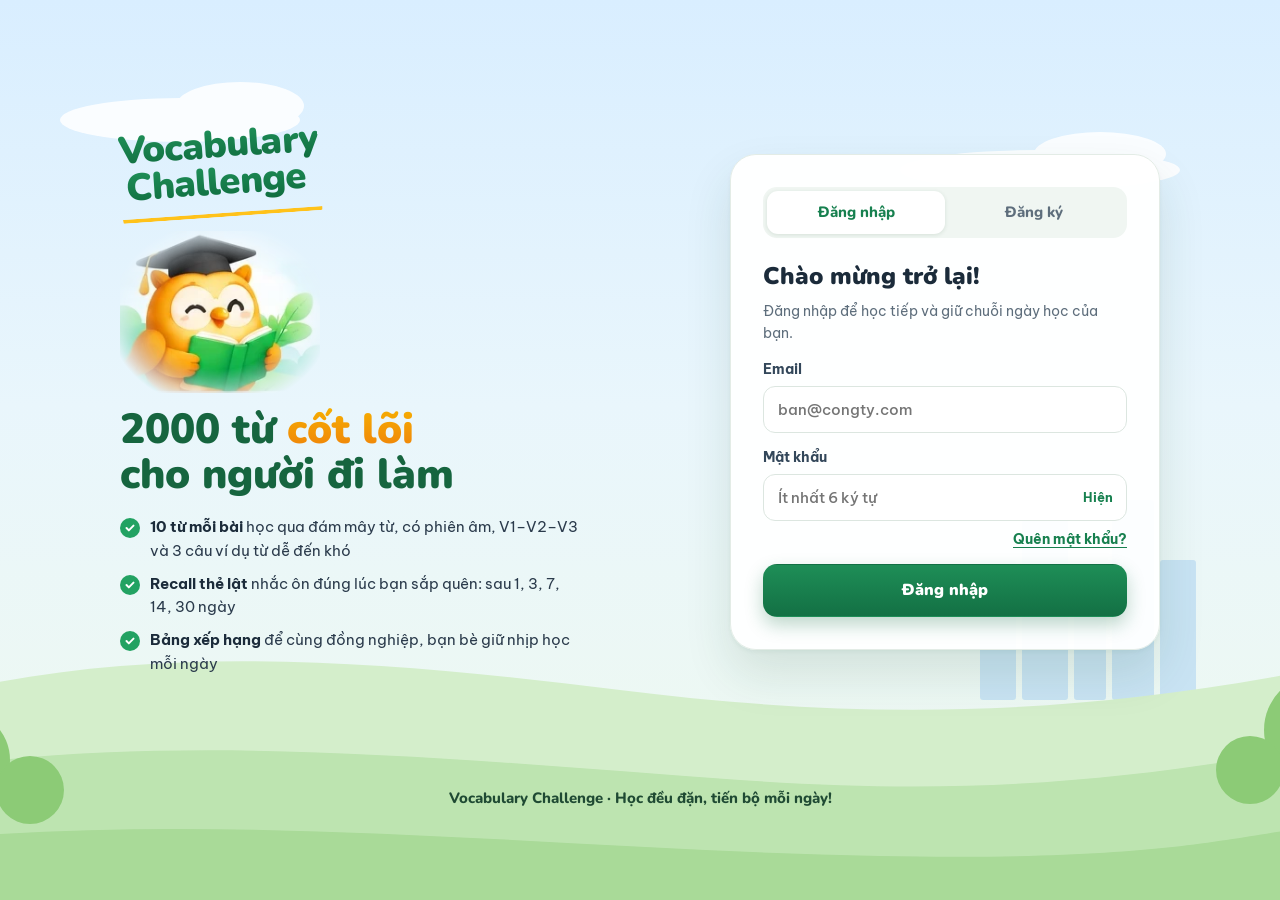
<file: index.html>
<!doctype html>
<html lang="vi">
<head>
<meta charset="utf-8">
<meta name="viewport" content="width=device-width,initial-scale=1,viewport-fit=cover">
<title>Vocabulary Challenge</title>
<meta name="description" content="Học 2000 từ tiếng Anh cốt lõi cho người đi làm: đám mây từ, ví dụ theo cấp độ, thẻ lật Recall và bảng xếp hạng.">
<link rel="icon" href="img/favicon.svg" type="image/svg+xml">
<link rel="preconnect" href="https://fonts.googleapis.com">
<link rel="preconnect" href="https://fonts.gstatic.com" crossorigin>
<link rel="stylesheet" href="https://fonts.googleapis.com/css2?family=Nunito:wght@600;700;800;900&family=Be+Vietnam+Pro:wght@400;500;600;700&display=swap">
<link rel="stylesheet" href="css/app.css">
</head>
<body>
<div class="scene" aria-hidden="true">
  <svg viewBox="0 0 1440 360" preserveAspectRatio="xMidYMax slice">
    <g fill="#fff" opacity=".85">
      <ellipse cx="330" cy="70" rx="110" ry="20"/><ellipse cx="380" cy="58" rx="60" ry="22"/>
      <ellipse cx="980" cy="120" rx="130" ry="18"/><ellipse cx="1040" cy="106" rx="62" ry="20"/>
      <ellipse cx="1300" cy="50" rx="90" ry="16"/>
    </g>
    <g fill="#B9DBF2" opacity=".75">
      <rect x="1080" y="200" width="34" height="110" rx="3"/><rect x="1120" y="170" width="44" height="140" rx="3"/>
      <rect x="1170" y="215" width="30" height="95" rx="3"/><rect x="1206" y="150" width="40" height="160" rx="3"/>
      <rect x="1252" y="190" width="36" height="120" rx="3"/><rect x="1294" y="225" width="28" height="85" rx="3"/>
    </g>
    <path fill="#D4EECB" d="M0 292C180 250 380 262 560 288S960 318 1140 282 1360 250 1440 262V360H0Z"/>
    <path fill="#BDE4B0" d="M0 326C220 296 470 316 720 330S1180 330 1440 300V360H0Z"/>
    <g fill="#9ED38E">
      <circle cx="40" cy="300" r="34"/><circle cx="92" cy="312" r="26"/><circle cx="1400" cy="286" r="40"/><circle cx="1350" cy="306" r="26"/>
    </g>
  </svg>
</div>

<div class="wrap">
  <header class="topbar">
    <div class="logo" aria-label="Vocabulary Challenge">
      <svg class="rays-l" viewBox="0 0 34 44" aria-hidden="true"><g stroke="#FFC21A" stroke-width="4" stroke-linecap="round"><path d="M6 6l9 8"/><path d="M3 22h11"/><path d="M8 37l8-6"/></g></svg>
      <span>Vocabulary</span><span>Challenge</span>
      <svg class="rays-r" viewBox="0 0 34 44" aria-hidden="true"><g stroke="#FFC21A" stroke-width="4" stroke-linecap="round"><path d="M28 6l-9 8"/><path d="M31 22H20"/><path d="M26 37l-8-6"/></g></svg>
      <svg class="swoosh" viewBox="0 0 200 12" preserveAspectRatio="none" aria-hidden="true"><path d="M2 9C60 2 140 2 198 6" stroke="#FFC21A" stroke-width="4" fill="none" stroke-linecap="round"/></svg>
    </div>
    <nav class="tabs" role="tablist">
      <button class="tab" role="tab" data-tab="lesson" aria-selected="true"><svg class="ic" viewBox="0 0 24 24" aria-hidden="true"><path d="M2 4h6a4 4 0 0 1 4 4v13a3 3 0 0 0-3-3H2z"/><path d="M22 4h-6a4 4 0 0 0-4 4v13a3 3 0 0 1 3-3h7z"/></svg>Bài học</button>
      <button class="tab" role="tab" data-tab="recall" aria-selected="false"><svg class="ic" viewBox="0 0 24 24" aria-hidden="true"><path d="M21 12a9 9 0 0 1-15.5 6.2L3 16"/><path d="M3 21v-5h5"/><path d="M3 12a9 9 0 0 1 15.5-6.2L21 8"/><path d="M21 3v5h-5"/></svg>Recall <span class="badge" id="tab-due" hidden>0</span></button>
      <button class="tab" role="tab" data-tab="plan" aria-selected="false"><svg class="ic" viewBox="0 0 24 24" aria-hidden="true"><path d="M5 20V11M12 20V5M19 20v-7"/></svg>Lộ trình</button>
      <button class="tab" role="tab" data-tab="rank" aria-selected="false"><svg class="ic" viewBox="0 0 24 24" aria-hidden="true"><circle cx="12" cy="9" r="6"/><path d="m8.5 14-1.5 8 5-3 5 3-1.5-8"/></svg>Xếp hạng</button>
    </nav>
    <div class="top-right">
    <div class="stats">
      <div class="stat"><div class="sv"><svg class="ic i-gold" viewBox="0 0 24 24" aria-hidden="true"><path d="M8 21h8M12 17v4M7 4h10v5a5 5 0 0 1-10 0z"/><path d="M17 5h3v2a3 3 0 0 1-3 3M7 5H4v2a3 3 0 0 0 3 3"/></svg><b id="st-learned">0</b></div><span>Từ đã học</span></div>
      <div class="stat"><div class="sv"><svg class="ic i-green" viewBox="0 0 24 24" aria-hidden="true"><rect x="3" y="5" width="18" height="16" rx="3"/><path d="M8 3v4M16 3v4M3 10h18M8 14h.01M12 14h.01M16 14h.01M8 18h.01M12 18h.01"/></svg><b id="st-due">0</b></div><span>Cần ôn hôm nay</span></div>
      <div class="stat"><div class="sv"><svg class="ic i-orange" viewBox="0 0 24 24" aria-hidden="true"><path d="M12 22c4 0 7-3 7-7 0-5-5-7-5-12-3 2-5 5-5 8-1-1-2-2-2-4-2 2-2 5-2 8 0 4 3 7 7 7z"/></svg><b id="st-streak">0</b></div><span>Ngày liên tiếp</span></div>
    </div>
    <button class="help-btn" data-tab="help" title="Hướng dẫn sử dụng" aria-label="Hướng dẫn sử dụng">?</button>
    <div class="me-wrap">
      <button class="me" id="me" data-act="me-toggle" aria-haspopup="true" aria-expanded="false" title="Tài khoản"><img id="me-av" alt="" width="44" height="44"><span><b id="me-name">Bạn</b><small id="me-sub">Đang học</small></span></button>
      <div class="me-menu" id="me-menu" hidden>
        <div class="mm-head"><img id="mm-av" alt="" width="48" height="48"><div><b id="mm-name"></b><small id="mm-email"></small></div></div>
        <label class="mm-label" for="mm-input">Tên hiển thị trên bảng xếp hạng</label>
        <div class="mm-row"><input id="mm-input" maxlength="40" autocomplete="nickname"><button class="btn primary sm" data-act="save-name">Lưu</button></div>
        <small class="mm-msg" id="mm-msg" role="status"></small>
        <div class="mm-sec mm-ref" id="mm-ref" hidden>
          <span class="mm-label">Mã giới thiệu của bạn</span>
          <div class="mm-code"><b id="mm-code"></b><button class="btn sm white" data-act="copy-code">Sao chép</button></div>
          <button class="link" data-act="copy-invite">Sao chép link mời bạn bè</button>
          <small class="mm-hint" id="mm-ref-n" role="status"></small>
        </div>
        <div class="mm-sec">
          <label class="mm-label" for="mm-voice">Giọng đọc</label>
          <select id="mm-voice" class="mm-select"></select>
          <div class="mm-row">
            <select id="mm-rate" class="mm-select" aria-label="Tốc độ đọc">
              <option value="0.75">Chậm</option><option value="0.9">Vừa</option><option value="1">Bình thường</option>
            </select>
            <button class="btn sm white" data-act="voice-test">▶ Nghe thử</button>
          </div>
          <small class="mm-hint">★ là giọng nghe rõ nhất trên thiết bị này. Giọng có chữ "tự nhiên" nghe giống người thật hơn. <button class="link" data-act="help-voice">Cách có giọng hay hơn →</button></small>
        </div>
        <button class="mm-item" data-tab="rank">Bảng xếp hạng</button>
        <button class="mm-item" data-tab="help">Hướng dẫn sử dụng</button>
        <button class="mm-item danger" data-act="logout">Đăng xuất</button>
      </div>
    </div>
    </div>
  </header>

  <section class="hero">
    <img class="owl" src="img/owl.webp" width="216" height="174" alt="Linh vật cú đội mũ tốt nghiệp đang đọc sách">
    <div class="headline">
      <p class="hello" id="hello" hidden></p>
      <h1><span class="nw">2000 từ <em>cốt lõi</em></span> <small>cho người đi làm.</small></h1>
      <p>Mỗi ngày 10 từ, học qua đám mây từ và ôn lại đúng lúc sắp quên.</p>
      <svg class="swoosh" viewBox="0 0 420 16" preserveAspectRatio="none" aria-hidden="true"><path d="M4 12C120 2 300 2 416 8" stroke="#FFC21A" stroke-width="5" fill="none" stroke-linecap="round"/></svg>
    </div>
    <div class="route">
      <button class="rt link" data-tab="plan" style="text-decoration:none;color:var(--ink)">Lộ trình học của bạn <svg class="ic" viewBox="0 0 24 24" aria-hidden="true"><path d="M5 12h14M13 6l6 6-6 6"/></svg></button>
      <div class="rrow"><div class="rbar"><i id="rt-bar"></i></div><span class="rn"><b id="rt-n">0</b> / 2000 · <span id="rt-pct">0%</span></span></div>
      <div class="save" id="save-status"><i></i><span>Đang tải tiến độ…</span></div>
    </div>
  </section>

  <main class="panel bare" id="panel"><div class="card"><p class="muted" style="margin:0">Đang tải bài học…</p></div></main>

  <footer class="footbar">
    <div class="foot-in">
      <svg class="sprout" viewBox="0 0 48 70" aria-hidden="true"><path d="M20 68V30" stroke="#3F9A4E" stroke-width="4" stroke-linecap="round"/><path d="M20 38C8 38 0 26 2 12 16 12 24 24 20 38Z" fill="#5DBB63"/><path d="M20 32C26 16 40 8 46 12 46 28 36 36 20 32Z" fill="#7DD37A"/><ellipse cx="20" cy="68" rx="14" ry="3" fill="#8CCB76"/></svg>
      <div class="foot-brand"><b>Vocabulary <span>Challenge</span></b><small>2000 từ cốt lõi cho người đi làm</small></div>
      <p class="foot-info">Đã mở 2 đợt: 400 từ · 8 tuần · 40 bài<span>Phím tắt: <b>1–4</b> chọn đáp án · <b>Enter</b> kiểm tra / câu tiếp · <b>Space</b> lật thẻ</span></p>
      <p class="foot-moto">Học đều đặn, tiến bộ mỗi ngày! <i>♥</i></p>
    </div>
  </footer>
</div>

<div class="foot-scene" aria-hidden="true">
  <svg viewBox="0 0 1440 230" preserveAspectRatio="xMidYMax slice">
    <path fill="#E2F4DA" d="M0 120C200 80 420 96 640 118S1060 140 1240 104 1400 86 1440 92V230H0Z"/>
    <path fill="#CDEBC0" d="M0 160C240 130 480 150 720 166S1180 160 1440 136V230H0Z"/>
    <path fill="#B6E0A6" d="M0 196C300 176 600 200 900 204S1300 186 1440 180V230H0Z"/>
    <g fill="#A3D68F"><circle cx="34" cy="168" r="40"/><circle cx="96" cy="182" r="30"/><circle cx="1396" cy="156" r="46"/><circle cx="1330" cy="178" r="30"/><circle cx="700" cy="206" r="22"/><circle cx="742" cy="212" r="16"/></g>
    <g fill="#8CCB76"><circle cx="60" cy="196" r="26"/><circle cx="1370" cy="196" r="28"/></g>
    <g fill="#FFFFFF"><circle cx="420" cy="196" r="4"/><circle cx="432" cy="200" r="3"/><circle cx="980" cy="200" r="4"/><circle cx="1060" cy="206" r="3"/></g>
    <g fill="#FFD54A"><circle cx="420" cy="196" r="1.6"/><circle cx="980" cy="200" r="1.6"/></g>
    <g stroke="#FFC21A" stroke-width="5" stroke-linecap="round"><path d="M1268 60l14 14"/><path d="M1290 42l4 18"/><path d="M1246 84l18 4"/><path d="M160 70l-14 12"/><path d="M140 96h-18"/></g>
  </svg>
</div>

<script src="js/vendor/supabase.js"></script>
<script src="js/config.js"></script>
<script src="js/supabase-client.js"></script>
<script src="js/app.js"></script>
</body>
</html>
</file>
<file: css/app.css>
/* base reset (the hosted page has no wrapper, so these live here) */
html{-webkit-text-size-adjust:100%}
body{margin:0}
img{max-width:100%}
[hidden]{display:none!important}
/* Layout: bright illustrated study desk — top bar (logo, pill nav, stat cards), hero (mascot, headline, route card) over a sky-and-hills scene,
   then the lesson: week strip, a 2×2 grid (word pills | word card / quick exercise | word family) and an action bar.
   One committed light look: every colour is set explicitly, so the page reads the same on any host theme. */
:root{
  --paper:#F3F9F4; --surface:#FFFFFF; --sunk:#F2F7F4; --ink:#1B2B3A; --muted:#5E6E7C; --line:#E1EAE4;
  --marker:#FFD54A; --marker-soft:#FFF3C4; --accent:#17804F; --accent-2:#22A262; --accent-soft:#E2F5E8; --pill:#E0F3E6;
  --teal:#E07F0A; --orange-soft:#FFEDCC; --blue:#2F6FE0; --blue-soft:#E4EDFF;
  --good:#1E9450; --good-soft:#DDF4E5; --bad:#D04545; --bad-soft:#FBE3E1;
  --display:"Nunito","Be Vietnam Pro",system-ui,sans-serif;
  --body:"Be Vietnam Pro",system-ui,-apple-system,"Segoe UI",sans-serif;
  --ipa:"Segoe UI","Noto Sans","Lucida Sans Unicode","DejaVu Sans",sans-serif;
  --shadow:0 1px 2px rgba(23,70,45,.05),0 12px 28px rgba(23,70,45,.08);
  color-scheme:light;
}
*{box-sizing:border-box}
html{background:#F4FAF2}
body{position:relative;color:var(--ink);font-family:var(--body);font-size:15px;line-height:1.55;
  background:linear-gradient(180deg,#D9EEFF 0,#E9F6FC 230px,#EFF9EE 420px,#F4FAF2 640px) no-repeat,#F4FAF2;
  padding-left:max(16px,env(safe-area-inset-left,0px));padding-right:max(16px,env(safe-area-inset-right,0px));padding-block:18px 0;min-height:100vh;min-height:100dvh}
.scene{position:absolute;inset:0 0 auto 0;height:360px;pointer-events:none;overflow:hidden;z-index:0}
.scene svg{width:100%;height:100%;display:block}
.wrap{position:relative;z-index:1;max-width:1200px;margin:0 auto;display:flex;flex-direction:column;gap:18px;min-height:calc(100vh - 18px);min-height:calc(100dvh - 18px)}
button,input{font:inherit;color:inherit}
button{cursor:pointer}
button:disabled{cursor:default;opacity:.55}
:focus-visible{outline:3px solid var(--accent-2);outline-offset:2px;border-radius:8px}
h1,h2,h3{font-family:var(--display);text-wrap:balance;margin:0;letter-spacing:-.01em}
.ic{width:20px;height:20px;fill:none;stroke:currentColor;stroke-width:2;stroke-linecap:round;stroke-linejoin:round;flex:none}

/* ---------- top bar ---------- */
.topbar{display:grid;grid-template-columns:auto 1fr auto;align-items:center;gap:16px 24px}
.logo{position:relative;display:inline-flex;flex-direction:column;line-height:.86;font-family:var(--display);font-weight:900;font-size:32px;letter-spacing:-.02em;transform:rotate(-4deg);padding:4px 32px 10px}
.logo span{background:linear-gradient(180deg,#1E8E57,#0F6B3E);-webkit-background-clip:text;background-clip:text;color:transparent}
.logo span + span{margin-left:.15em}
.logo svg{position:absolute;pointer-events:none}
.logo .rays-l{left:0;top:2px;width:34px;height:44px}
.logo .rays-r{right:0;top:20px;width:34px;height:44px}
.logo .swoosh{left:28px;right:20px;bottom:-2px;width:calc(100% - 48px);height:12px}
.tabs{display:flex;justify-content:center;gap:8px;flex-wrap:nowrap}
.tab{display:inline-flex;align-items:center;gap:8px;border:1px solid #DCE8E0;background:rgba(255,255,255,.92);color:var(--ink);border-radius:999px;padding:9px 15px;font-family:var(--display);font-weight:800;font-size:14.5px;white-space:nowrap;box-shadow:0 2px 6px rgba(23,70,45,.06);transition:transform .15s}
.tab:hover{transform:translateY(-1px)}
.tab[aria-selected="true"]{background:linear-gradient(180deg,#1E8E57,#137044);border-color:#137044;color:#fff;box-shadow:0 6px 14px rgba(19,112,68,.3)}
.badge{font-size:11px;font-weight:800;background:#E8452F;color:#fff;border-radius:999px;padding:1px 7px;font-variant-numeric:tabular-nums}
.stats{display:flex;gap:10px}
.stat{background:rgba(255,255,255,.92);border:1px solid #DCE8E0;border-radius:16px;padding:8px 12px;min-width:92px;box-shadow:0 2px 6px rgba(23,70,45,.05)}
.stat .sv{display:flex;align-items:center;gap:8px}
.stat .sv b{font-family:var(--display);font-weight:900;font-size:24px;line-height:1.1;font-variant-numeric:tabular-nums}
.stat span{display:block;font-size:12.5px;color:var(--muted);white-space:nowrap}
.stat .ic{width:22px;height:22px}
.i-red{color:#E5484D}.i-gold{color:#E3A008}.i-green{color:var(--accent-2)}.i-orange{color:#F2711C}

/* ---------- hero ---------- */
.hero{display:grid;grid-template-columns:auto minmax(0,1fr) minmax(260px,380px);align-items:center;gap:12px 28px;min-height:170px}
.owl{width:200px;height:auto;max-width:100%;-webkit-mask-image:radial-gradient(ellipse 56% 58% at 50% 52%,#000 58%,transparent 100%);mask-image:radial-gradient(ellipse 56% 58% at 50% 52%,#000 58%,transparent 100%)}
.headline .nw{white-space:nowrap}
.headline h1{font-weight:900;font-size:clamp(26px,3.6vw,44px);line-height:1.05;color:#16653F}
.headline h1 em{font-style:normal;background:linear-gradient(180deg,#F7B500,#EE7B0C);-webkit-background-clip:text;background-clip:text;color:transparent}
.headline h1 small{font-size:.56em;font-weight:800;color:var(--ink)}
.headline p{margin:6px 0 0;font-weight:600;font-size:clamp(14px,1.6vw,17px);color:#22344A}
.headline .swoosh{display:block;width:min(420px,90%);height:16px;margin-top:6px}
.route{border:1px solid rgba(255,255,255,.9);background:rgba(255,255,255,.72);backdrop-filter:blur(6px);border-radius:20px;padding:16px 20px;text-align:left;display:flex;flex-direction:column;gap:10px;box-shadow:var(--shadow);min-width:0}
.route .rt{display:flex;justify-content:space-between;align-items:center;font-family:var(--display);font-weight:800;font-size:16px}
.route .rt .ic{color:var(--accent-2)}
.route .rrow{display:flex;align-items:center;gap:12px}
.route .rbar{flex:1;height:14px;border-radius:999px;background:#E3ECE6;overflow:hidden}
.route .rbar i{display:block;height:100%;width:0;border-radius:999px;background:linear-gradient(90deg,#1E8E57,#2DB56C);transition:width .5s}
.route .rn{font-size:13px;font-weight:600;font-variant-numeric:tabular-nums;white-space:nowrap}
.save{font-size:12px;color:var(--muted);display:inline-flex;align-items:center;gap:6px}
.save i{width:7px;height:7px;border-radius:50%;background:#A4B3AC;flex:none}
.save.cloud i{background:var(--good)}

/* ---------- shared ---------- */
.panel{background:var(--surface);border:1px solid var(--line);border-radius:22px;box-shadow:var(--shadow);padding:clamp(16px,3.5vw,30px);display:flex;flex-direction:column;gap:20px;min-height:420px}
.panel.bare{background:none;border:0;box-shadow:none;padding:0;min-height:0;gap:18px}
.card{background:rgba(255,255,255,.94);border:1px solid #E3ECE6;border-radius:22px;box-shadow:var(--shadow);padding:20px 22px;min-width:0}
.card-head{display:flex;align-items:center;justify-content:space-between;gap:10px;flex-wrap:wrap}
.card-head h3{display:flex;align-items:center;gap:10px;font-size:19px;font-weight:900}
.card-head h3 .ic{width:24px;height:24px;color:var(--accent-2)}
.link{border:0;background:none;color:var(--accent);font-weight:700;font-size:13.5px;text-decoration:underline;text-underline-offset:3px;padding:2px 0}
.link.pill{text-decoration:none;background:var(--accent-soft);border-radius:999px;padding:4px 12px}
.label{font-size:11px;text-transform:uppercase;letter-spacing:.1em;color:var(--muted);font-weight:700}
.muted{color:var(--muted)}
.row{display:flex;flex-wrap:wrap;align-items:center;justify-content:space-between;gap:12px}
.btn{border:1px solid var(--line);background:var(--surface);border-radius:999px;padding:10px 20px;font-weight:700;font-family:var(--display);font-size:15px}
.btn:hover:not(:disabled){border-color:var(--accent-2)}
.btn.primary{background:linear-gradient(180deg,#1E8E57,#137044);border-color:#137044;color:#fff}
.btn.ghost{border-color:transparent;background:transparent;color:var(--muted)}
.btn.danger{color:var(--bad);border-color:var(--bad)}
.speak{border:1px solid #DDE8E1;background:#fff;border-radius:999px;width:36px;height:36px;display:inline-grid;place-items:center;flex:none;color:var(--accent)}
.speak:hover{border-color:var(--accent-2);background:var(--accent-soft)}
.speak svg{width:17px;height:17px;fill:none;stroke:currentColor;stroke-width:2;stroke-linecap:round;stroke-linejoin:round}
.speak.sm{width:32px;height:32px}
.speak.sm svg{width:15px;height:15px}
.speak.big{width:84px;height:84px}
.speak.big svg{width:34px;height:34px}
.pos{font-size:12px;font-weight:700;color:var(--accent);background:var(--accent-soft);border-radius:6px;padding:1px 8px;white-space:nowrap;font-family:var(--body);vertical-align:middle}
.ipa{font-family:var(--ipa);color:var(--muted)}
.ipa.sm{font-size:13px;white-space:nowrap}
em.hl{font-style:normal;background:var(--marker);color:var(--ink);padding:0 3px;border-radius:3px}

/* ---------- week strip ---------- */
.weekbar{display:grid;grid-template-columns:200px minmax(0,1fr);gap:14px;align-items:stretch;padding:12px}
.wkbtn{border:0;border-radius:16px;background:linear-gradient(180deg,#1E8E57,#126A40);color:#fff;display:flex;align-items:center;gap:12px;padding:12px 14px;text-align:left;box-shadow:0 6px 14px rgba(19,112,68,.25)}
.wkbtn .ic{width:28px;height:28px}
.wkbtn .ic.chev{width:20px;height:20px;margin-left:auto}
.wkbtn b{display:block;font-family:var(--display);font-size:18px;font-weight:900;line-height:1.1}
.wkbtn small{display:block;font-size:12px;opacity:.85;line-height:1.3}
.wkdots{display:flex;gap:4px;margin-top:5px}
.wkdots i{width:6px;height:6px;border-radius:50%;background:rgba(255,255,255,.35)}
.wkdots i.on{background:#FFD54A}
.days5{display:grid;grid-template-columns:repeat(5,minmax(0,1fr));gap:10px}
.dayc{border:1px solid #E3ECE6;background:#fff;border-radius:16px;padding:10px 14px;text-align:left;display:flex;flex-direction:column;gap:6px;min-width:0;transition:border-color .15s,background .15s}
.dayc:hover{border-color:#9FD3B4}
.dayc .dt{display:flex;justify-content:space-between;align-items:baseline;gap:6px}
.dayc .dt b{font-family:var(--display);font-weight:900;font-size:16px}
.dayc .dt small{font-size:12px;color:var(--muted);font-variant-numeric:tabular-nums;white-space:nowrap}
.dayc .dn{display:flex;align-items:flex-start;gap:8px;font-size:13px;line-height:1.3;color:#2B3B4C}
.dayc .dot{flex:none;width:18px;height:18px;border-radius:50%;border:2px solid #C9D6CE;display:grid;place-items:center;margin-top:-1px}
.dayc .dot .ic{width:12px;height:12px;stroke-width:3.2}
.dayc.done .dot{background:var(--accent-2);border-color:var(--accent-2);color:#fff}
.dayc.current{border-color:#7CCB9C;background:#EEFAF2;box-shadow:inset 0 0 0 1px #7CCB9C}

/* ---------- lesson grid ---------- */
.lgrid{display:grid;grid-template-columns:minmax(0,1fr) minmax(0,1fr);grid-template-areas:"cloud word" "quick fam";gap:18px;align-items:stretch}
.cloud-card{grid-area:cloud;display:flex;flex-direction:column;gap:6px}
.wcard{grid-area:word}
.qcard{grid-area:quick}
.fcard{grid-area:fam}
.seen-chip{font-size:12.5px;font-weight:700;color:var(--accent);background:var(--accent-soft);border-radius:999px;padding:3px 12px;font-variant-numeric:tabular-nums}
.cloud-sub{font-size:13px;color:var(--muted);margin:0}
.cloud-area{flex:1;display:flex;align-items:center}
.cloud{position:relative;width:100%}
.cw{position:absolute;border:0;line-height:1.1;white-space:nowrap;border-radius:999px;font-family:var(--display);transition:transform .15s,box-shadow .15s}
.cw:hover{transform:translateY(-2px) scale(1.04)}
.cw.head{font-weight:900;padding:.28em .62em;background:var(--pill);color:#17704A;box-shadow:0 2px 0 rgba(23,112,74,.08)}
.cw.c1{color:#11603E;background:#D5EFDD}
.cw.c2{color:#D9730B;background:var(--orange-soft)}
.cw.fam{font-weight:700;padding:.3em .8em;background:#F0F6F3;color:#3D5566}
.cw.fam:hover{background:#E2F0E7}
.cw.seen::after{content:"";position:absolute;right:6px;top:6px;width:6px;height:6px;border-radius:50%;background:var(--accent-2)}
.cw.sel{background:linear-gradient(180deg,#FFDD5C,#FFC933);color:#1B2B3A;box-shadow:0 8px 18px rgba(240,180,20,.35)}
.cw.sel::after{display:none}

/* word card */
.wcard{position:relative;display:flex;flex-direction:column;gap:14px;overflow:hidden}
.deco{position:absolute;right:14px;top:10px;width:120px;height:90px;pointer-events:none}
.whead{display:flex;gap:16px;align-items:flex-start;padding-right:110px}
.wicon{width:46px;height:46px;border-radius:14px;background:var(--accent-soft);display:grid;place-items:center;color:var(--accent-2);flex:none}
.wicon .ic{width:26px;height:26px}
.d-word{font-family:var(--display);font-weight:900;font-size:clamp(34px,4.6vw,48px);line-height:1;overflow-wrap:anywhere;color:#14283A}
.d-ipa{display:flex;align-items:center;gap:8px;margin-top:6px}
.d-ipa .ipa{font-size:17px;color:#344B5E}
.d-vi{font-family:var(--display);font-size:22px;font-weight:800;margin-top:4px}
.forms-row{display:flex;flex-wrap:wrap;align-items:center;gap:8px 12px}
.fbadge{font-size:12px;font-weight:800;letter-spacing:.04em;text-transform:uppercase;border-radius:999px;padding:4px 12px;background:var(--marker-soft);color:#7A5300}
.fbadge.reg{background:var(--accent-soft);color:var(--accent)}
.flist{display:flex;flex-wrap:wrap;align-items:center;gap:4px 6px}
.fchip{border:0;background:none;padding:2px 4px;border-radius:8px;display:inline-flex;align-items:baseline;gap:5px}
.fchip:hover{background:var(--sunk)}
.fchip b{font-family:var(--display);font-weight:900;font-size:17px}
.fchip .ipa{font-size:13px}
.flist .sl{color:#9AAAA3;font-weight:700}
.exs{display:flex;flex-direction:column;border-top:1px solid var(--line)}
.exr{display:grid;grid-template-columns:44px minmax(0,1fr) auto;gap:12px;align-items:center;padding:10px 0;border-bottom:1px solid var(--line)}
.lvt{width:38px;height:26px;border-radius:8px;display:grid;place-items:center;font-size:12.5px;font-weight:900;font-family:var(--display)}
.lvt.lv0{background:#FFE7B8;color:#B36200}
.lvt.lv1{background:#D8F2E1;color:#137044}
.lvt.lv2{background:var(--blue-soft);color:var(--blue)}
.exr p{margin:0}
.exr .en{font-size:15.5px;line-height:1.45}
.exr .en b{font-weight:800;color:#0F5E39}
.exr .vi{font-size:13.5px;color:var(--muted)}
.next-rv{display:flex;align-items:center;gap:6px;font-size:13px;color:var(--muted)}
.next-rv .ic{width:16px;height:16px}

/* family card */
.fcard{display:flex;flex-direction:column;gap:12px}
.fgrid{display:grid;grid-template-columns:repeat(2,minmax(0,1fr));gap:0 18px}
.fitem{display:grid;grid-template-columns:minmax(0,1fr) auto;gap:2px 10px;align-items:center;padding:10px 0;border-bottom:1px solid var(--line);min-width:0}
.fitem .ft{display:flex;flex-wrap:wrap;align-items:baseline;gap:4px 8px;min-width:0}
.fitem .ft b{font-family:var(--display);font-weight:900;font-size:16px}
.fitem p{margin:0;font-size:13.5px;color:var(--muted);grid-column:1}
.fitem .speak{grid-row:1/span 2;grid-column:2}
.fitem.hot{background:var(--marker-soft);border-radius:10px;padding-inline:10px}
.fitem.note .ft b{font-family:var(--body);font-weight:600;font-size:14px}
.rk{font-size:11.5px;font-weight:700;border-radius:6px;padding:0 7px;white-space:nowrap}
.k-pos{color:var(--accent);background:var(--accent-soft)}
.k-syn{color:var(--blue);background:var(--blue-soft)}
.k-ant{color:var(--bad);background:var(--bad-soft)}
.k-col{color:#C76A08;background:var(--orange-soft)}
.k-rel{color:var(--muted);background:var(--sunk)}
.k-warn{color:#7A5300;background:var(--marker-soft)}

/* quick exercise */
.qcard{display:flex;flex-direction:column;gap:12px}
.qbody{display:grid;grid-template-columns:40px minmax(0,1fr);gap:14px;align-items:start}
.qhist{display:flex;flex-direction:column;gap:8px}
.qh{width:36px;height:30px;border-radius:10px;background:var(--sunk);border:1px solid var(--line);display:grid;place-items:center;font-weight:900;color:#B9C6BF}
.qh.ok{background:var(--accent-soft);border-color:#B9E2C8;color:var(--accent-2)}
.qh.no{background:var(--bad-soft);border-color:#F2C4C0;color:var(--bad)}
.qmain{display:flex;flex-direction:column;gap:12px;min-width:0}
.qq{display:flex;align-items:center;gap:12px;background:#E9F3FF;border-radius:14px;padding:12px 14px;font-size:16px;font-weight:600}
.qn{width:28px;height:28px;border-radius:50%;background:#FFC21A;color:#fff;display:grid;place-items:center;flex:none}
.qn .ic{width:16px;height:16px;stroke-width:3}
.blank{display:inline-block;min-width:5em;border-bottom:2px solid var(--ink);margin:0 3px;transform:translateY(-3px)}
.fill{padding:0 4px;border-radius:5px}
.fill.ok{background:var(--good-soft);color:var(--good)}
.fill.no{background:var(--bad-soft);color:var(--bad)}
.qopts{display:grid;grid-template-columns:repeat(4,minmax(0,1fr));gap:10px}
.qopt{border:1px solid #DCE6E0;background:#fff;border-radius:14px;padding:10px 8px;font-weight:700;font-size:15px;box-shadow:0 2px 0 rgba(23,70,45,.05);min-width:0;overflow-wrap:anywhere}
.qopt:hover:not(:disabled){border-color:var(--accent-2);background:var(--accent-soft)}
.qopt.right{border-color:var(--good);background:var(--good-soft);color:var(--good);opacity:1}
.qopt.wrong{border-color:var(--bad);background:var(--bad-soft);color:var(--bad);opacity:1}
.qfb{display:flex;flex-wrap:wrap;align-items:baseline;gap:4px 10px;font-size:14px}
.qfb .ok{color:var(--good);font-weight:800}
.qfb .no{color:var(--bad);font-weight:800}
.qfb .link{margin-left:auto}

/* action bar */
.actbar{display:flex;flex-wrap:wrap;align-items:center;gap:12px 16px;padding:14px 16px 14px 22px}
.actbar .tip{display:flex;align-items:center;gap:12px;flex:1;min-width:240px;font-size:14.5px}
.actbar .tip .ic{width:26px;height:26px;color:#F2B807;fill:#FFE27A}
.done-tag{color:var(--good);font-weight:700}
.actbar .btns{display:flex;flex-wrap:wrap;gap:10px;margin-left:auto}
.btn.big{padding:13px 24px;font-size:16px;display:inline-flex;align-items:center;gap:8px;box-shadow:0 6px 14px rgba(19,112,68,.25)}
.btn.big .ic{width:20px;height:20px}
.btn.big.primary .ic{fill:#FFD54A;stroke:#FFD54A}
.btn.white{background:#fff;border-color:#DCE6E0;display:inline-flex;align-items:center;gap:8px;padding:13px 22px}
.btn.white .ic{width:18px;height:18px}

.meter{width:120px;height:6px;background:var(--line);border-radius:6px;overflow:hidden}
.meter i{display:block;height:100%;background:var(--accent-2);transition:width .3s}
.route .rt{width:100%;border:0;background:none;padding:0;text-decoration:none}

/* exercise */
.ex-wrap{display:flex;flex-direction:column;gap:18px;max-width:640px;width:100%;margin:0 auto}
.ex-head{display:flex;align-items:center;gap:12px;font-size:13px;color:var(--muted);font-variant-numeric:tabular-nums}
.ex-head .meter{flex:1;width:auto}
.prompt{text-align:center;display:flex;flex-direction:column;align-items:center;gap:8px;padding:8px 0}
.prompt .kind{font-size:12px;text-transform:uppercase;letter-spacing:.1em;color:var(--teal);font-weight:700}
.prompt .big{font-family:var(--display);font-weight:800;font-size:clamp(32px,7vw,48px);line-height:1.05;overflow-wrap:anywhere}
.prompt .mid{font-family:var(--display);font-weight:700;font-size:clamp(22px,4.5vw,28px)}
.prompt .sent{font-size:18px;max-width:46ch}
.prompt .gap{display:inline-block;min-width:4.5em;border-bottom:2px solid var(--ink);margin:0 2px}
.options{display:grid;grid-template-columns:1fr 1fr;gap:10px}
.opt{text-align:left;border:1.5px solid var(--line);background:var(--surface);border-radius:12px;padding:13px 15px;display:flex;gap:12px;align-items:flex-start;min-width:0}
.opt:hover:not(:disabled){border-color:var(--accent)}
.opt kbd{font-family:var(--body);font-size:12px;color:var(--muted);border:1px solid var(--line);border-radius:5px;padding:0 6px;flex:none}
.opt.right{border-color:var(--good);background:var(--good-soft)}
.opt.wrong{border-color:var(--bad);background:var(--bad-soft)}
.opt:disabled{opacity:1}
.answer{width:100%;font-family:var(--display);font-size:24px;text-align:center;padding:12px 14px;border:2px solid var(--line);border-radius:14px;background:var(--sunk);color:var(--ink)}
.answer:focus{border-color:var(--accent);outline:none}
.answer.ok{border-color:var(--good);background:var(--good-soft)}
.answer.no{border-color:var(--bad);background:var(--bad-soft)}
.mask{font-family:var(--display);letter-spacing:.28em;color:var(--muted);font-size:18px}
.feedback{text-align:center;min-height:1.6em;font-weight:600}
.feedback.ok{color:var(--good)} .feedback.no{color:var(--bad)}
.feedback small{display:block;font-weight:400;color:var(--muted);margin-top:4px}
.actions{display:flex;flex-wrap:wrap;gap:10px;justify-content:center}
.summary{text-align:center;display:flex;flex-direction:column;align-items:center;gap:12px;padding:16px 0}
.summary .score{font-family:var(--display);font-size:52px;font-weight:800;line-height:1}
.chips{display:flex;flex-wrap:wrap;gap:6px;justify-content:center}
.chip{border:1px solid var(--line);border-radius:999px;padding:3px 12px;font-size:13px;background:var(--surface)}

/* recall */
.modes{display:grid;grid-template-columns:repeat(3,minmax(0,1fr));gap:12px}
.mode{border:1px solid var(--line);border-radius:16px;padding:18px;display:flex;flex-direction:column;gap:10px;text-align:left;background:var(--surface);min-width:0}
.mode h3{font-size:19px;font-weight:700}
.mode p{margin:0;color:var(--muted);font-size:14px}
.mode .n{font-family:var(--display);font-size:34px;font-weight:800;line-height:1;font-variant-numeric:tabular-nums}
.mode.main{background:var(--accent-soft);border-color:transparent}
.mode.main .n{color:var(--accent)}
.mode .push{margin-top:auto}
.wk-btns{display:flex;flex-wrap:wrap;gap:6px}
.empty{text-align:center;color:var(--muted);padding:40px 10px;max-width:48ch;margin:0 auto;display:flex;flex-direction:column;gap:14px;align-items:center}

/* roadmap */
.kpis{display:grid;grid-template-columns:repeat(4,minmax(0,1fr));gap:12px}
.kpi{border:1px solid var(--line);border-radius:14px;padding:14px}
.kpi b{font-family:var(--display);font-size:28px;display:block;line-height:1.1;font-variant-numeric:tabular-nums}
.kpi span{font-size:13px;color:var(--muted)}
.two{display:grid;grid-template-columns:minmax(0,1fr) minmax(0,1fr);gap:20px}
.box{border:1px solid var(--line);border-radius:16px;padding:18px;display:flex;flex-direction:column;gap:12px;min-width:0}
.box h3{font-size:18px}
.days{display:flex;flex-direction:column;gap:6px}
.dayrow{display:grid;grid-template-columns:88px 1fr 34px;gap:10px;align-items:center;font-size:13px;font-variant-numeric:tabular-nums}
.dayrow .track{height:12px;background:var(--sunk);border-radius:4px;overflow:hidden}
.dayrow .track i{display:block;height:100%;background:var(--accent);border-radius:4px}
.dayrow.today .track i{background:var(--teal)}
.dayrow b{text-align:right}
.method{margin:0;padding-left:18px;display:flex;flex-direction:column;gap:8px}
.method li::marker{color:var(--accent)}
.boxes{display:flex;gap:4px;align-items:flex-end;height:90px}
.boxes div{flex:1;display:flex;flex-direction:column;align-items:center;gap:4px;font-size:11px;color:var(--muted);height:100%;justify-content:flex-end;font-variant-numeric:tabular-nums}
.boxes i{display:block;width:100%;background:var(--teal);border-radius:4px 4px 0 0;min-height:2px}
.confirm{display:flex;flex-wrap:wrap;gap:8px;align-items:center}
/* footer banner: rolling hills, sprouts and sun rays across the full width */
.foot-scene{position:absolute;left:0;right:0;bottom:0;height:230px;pointer-events:none;overflow:hidden;z-index:0}
.foot-scene svg{width:100%;height:100%;display:block}
.footbar{position:relative;margin-top:auto;padding:34px 0 30px;color:#1F4A33}
.foot-in{display:grid;grid-template-columns:auto auto minmax(0,1fr) auto;align-items:center;gap:14px 28px;background:rgba(255,255,255,.55);backdrop-filter:blur(4px);border:1px solid rgba(255,255,255,.8);border-radius:22px;padding:16px 24px;box-shadow:0 8px 24px rgba(23,70,45,.08)}
.foot-brand{display:flex;flex-direction:column;line-height:1.15}
.sprout{width:42px;height:48px;flex:none}
.foot-brand b{font-family:var(--display);font-weight:900;font-size:20px;color:#17704A}
.foot-brand b span{color:#E8890C}
.foot-brand small{font-size:12.5px;color:#46624F}
.foot-info{margin:0;font-size:13.5px;text-align:center;color:#2E4A3A}
.foot-info span{display:block;font-size:12.5px;color:#557062}
.foot-moto{margin:0;font-family:"Nunito",var(--display);font-weight:800;font-style:italic;font-size:18px;color:#2F6FE0;white-space:nowrap;transform:rotate(-3deg)}
.foot-moto i{font-style:normal;color:#E5484D}

@media (max-width:1240px){
  .topbar{grid-template-columns:auto 1fr}
  .tabs{grid-column:1/-1;grid-row:2;justify-content:flex-start}
  .top-right{justify-content:flex-end}
}
@media (max-width:1060px){
  .stats{justify-content:flex-end}
  .hero{grid-template-columns:auto minmax(0,1fr)}
  .route{grid-column:1/-1}
}
@media (max-width:860px){
  .lgrid{grid-template-columns:1fr;grid-template-areas:"cloud" "word" "fam" "quick"}
  .two{grid-template-columns:1fr}
  .modes{grid-template-columns:1fr}
  .kpis{grid-template-columns:repeat(2,minmax(0,1fr))}
  .weekbar{grid-template-columns:1fr}
  .days5{display:flex;overflow-x:auto;scroll-snap-type:x mandatory;padding-bottom:4px}
  .dayc{flex:0 0 168px;scroll-snap-align:start}
}
@media (max-width:620px){
  .topbar{grid-template-columns:1fr;justify-items:center}
  .stats{width:100%;justify-content:stretch}
  .stat{flex:1;min-width:0;padding:8px 10px}
  .stat span{white-space:normal;line-height:1.25}
  .tabs{justify-content:stretch;gap:8px;width:100%}
  .tab{flex:1;justify-content:center;padding:9px 6px;font-size:14px;gap:6px;white-space:nowrap}
  .tab .ic{width:17px;height:17px}
  .scene{display:none}
  .foot-in{grid-template-columns:1fr;text-align:center;justify-items:center;padding:14px 16px;gap:8px}
  .foot-brand{align-items:center}
  .foot-scene{height:200px}
  .hero{grid-template-columns:96px minmax(0,1fr);gap:8px 12px}
  .owl{width:96px}
  .headline .swoosh{display:none}
  .whead{padding-right:0}
  .deco{display:none}
  .fgrid{grid-template-columns:1fr}
  .qopts{grid-template-columns:repeat(2,minmax(0,1fr))}
  .qbody{grid-template-columns:1fr}
  .qhist{flex-direction:row}
  .options{grid-template-columns:1fr}
  .actbar .btns{width:100%;flex-direction:column}
  .actbar .btns .btn{width:100%;justify-content:center;white-space:nowrap;border-radius:16px}
  .actbar .tip{min-width:0}
}
@media (prefers-reduced-motion:reduce){.meter i,.cw,.tab,.route .rbar i{transition:none}}

/* recall flashcards */
.fc-wrap{display:flex;flex-direction:column;gap:18px;max-width:900px;width:100%;margin:0 auto}
.fc-top{display:flex;align-items:center;justify-content:space-between;gap:12px;flex-wrap:wrap}
.fc-tag{font-family:var(--display);font-weight:900;font-size:13.5px;letter-spacing:.04em;text-transform:uppercase;color:#1E7A4C;background:var(--accent-soft);border-radius:999px;padding:6px 16px}
.fc-count{font-family:var(--display);font-weight:800;font-size:17px;color:var(--muted);font-variant-numeric:tabular-nums}
.fc-bar{height:6px;border-radius:6px;background:var(--line);overflow:hidden}
.fc-bar i{display:block;height:100%;background:linear-gradient(90deg,#1E8E57,#2DB56C);transition:width .3s}
.flip{perspective:1600px;cursor:pointer;display:grid}
.flip:focus-visible{outline:none}
.flip:focus-visible .face{outline:3px solid var(--accent-2);outline-offset:3px}
.flip-in{display:grid;transition:transform .55s cubic-bezier(.2,.7,.2,1);transform-style:preserve-3d}
.flip.on .flip-in{transform:rotateY(180deg)}
.face{grid-area:1/1;backface-visibility:hidden;-webkit-backface-visibility:hidden;border:2px solid #BDEBD0;border-radius:26px;padding:clamp(22px,4vw,38px) clamp(16px,4vw,40px);
  background:linear-gradient(135deg,#EEF9F1 0%,#E6F1FA 100%);display:flex;flex-direction:column;align-items:center;gap:12px;text-align:center}
.face.back{transform:rotateY(180deg);background:linear-gradient(135deg,#FFFBEA 0%,#EEF9F1 100%);border-color:#F2DE8C}
.fc-pos{font-family:var(--display);font-weight:900;font-size:14px;letter-spacing:.06em;text-transform:uppercase;color:#1E7A4C;background:#fff;border-radius:999px;padding:5px 18px;box-shadow:0 1px 3px rgba(23,70,45,.08)}
.fc-word{font-family:var(--display);font-weight:900;font-size:clamp(48px,9vw,84px);line-height:1;color:#163B2C;letter-spacing:-.01em;overflow-wrap:anywhere}
.fc-word.sm{font-size:clamp(30px,5vw,40px)}
.fc-ipa{display:flex;align-items:center;gap:14px}
.fc-ipa .ipa{font-size:clamp(20px,3vw,28px);color:#30465A}
.speak.solid{background:#3A8F63;border-color:#3A8F63;color:#fff;width:52px;height:52px}
.speak.solid svg{width:22px;height:22px}
.speak.solid:hover{background:#2E7A53}
.fc-vi{font-family:var(--display);font-weight:900;font-size:clamp(26px,4.4vw,38px);color:#14283A}
.fc-forms{font-size:14.5px;color:var(--muted)}
.fc-forms b{font-family:var(--display);font-weight:900;color:var(--ink);font-size:16px}
.fc-exs{width:100%;max-width:680px;display:flex;flex-direction:column;gap:8px;margin-top:6px;text-align:left}
.fc-ex{display:grid;grid-template-columns:40px minmax(0,1fr) auto;gap:12px;align-items:center;background:rgba(255,255,255,.75);border:1px solid rgba(255,255,255,.9);border-radius:14px;padding:9px 12px}
.fc-ex p{margin:0}
.fc-ex .en{font-size:15.5px;line-height:1.45}
.fc-ex .en b{color:#0F5E39;font-weight:800}
.fc-ex .vi{font-size:13.5px;color:var(--muted)}
.fc-hint{display:flex;align-items:center;gap:8px;color:var(--muted);font-size:15px;margin-top:4px}
.fc-hint .ic{width:20px;height:20px}
.rate{display:grid;grid-template-columns:repeat(3,minmax(0,1fr));gap:14px}
.rbtn{border-radius:18px;padding:16px 12px;font-family:var(--display);font-weight:900;font-size:clamp(15px,2vw,19px);border:1.5px solid;display:flex;flex-direction:column;align-items:center;gap:2px;transition:transform .12s}
.rbtn:hover{transform:translateY(-2px)}
.rbtn small{font-family:var(--body);font-weight:500;font-size:12px;opacity:.8}
.rbtn kbd{font-family:var(--body);font-size:11px;font-weight:600;opacity:.6}
.rbtn.hard{background:#FDF0F2;border-color:#F3C6CF;color:#B4233F}
.rbtn.ok{background:#FFFBEA;border-color:#F2DE8C;color:#8A4F05}
.rbtn.easy{background:#3A7F5F;border-color:#3A7F5F;color:#fff}
.fc-foot{display:flex;justify-content:space-between;align-items:center;gap:10px;flex-wrap:wrap;font-size:13px;color:var(--muted)}
.tally{display:flex;gap:10px;flex-wrap:wrap;justify-content:center}
.tally span{border-radius:999px;padding:4px 14px;font-weight:700;font-size:14px}
.tally .t-hard{background:#FDF0F2;color:#B4233F}.tally .t-ok{background:#FFFBEA;color:#8A4F05}.tally .t-easy{background:var(--accent-soft);color:var(--accent)}
@media (max-width:620px){
  .rate{grid-template-columns:1fr}
  .rbtn{padding:12px 10px}
  .rbtn kbd,.fc-foot > span:nth-child(2){display:none}
  .fc-ex{grid-template-columns:36px minmax(0,1fr) auto;gap:8px;padding:8px 10px}
}
@media (prefers-reduced-motion:reduce){.flip-in{transition:none}}

/* roadmap page */
.pl-kpis{display:grid;grid-template-columns:repeat(4,minmax(0,1fr));gap:16px}
.pk{display:flex;align-items:center;gap:14px;border-radius:22px;padding:18px 18px;border:1px solid #E3ECE6;box-shadow:var(--shadow);min-width:0}
.pk.g{background:linear-gradient(135deg,#F1FBF4,#FFFFFF)} .pk.w{background:#fff} .pk.o{background:linear-gradient(135deg,#FFF7E8,#FFFFFF)} .pk.r{background:linear-gradient(135deg,#FFF0F2,#FFFFFF)}
.pk-ic{width:58px;height:58px;border-radius:50%;display:grid;place-items:center;flex:none}
.pk-ic .ic{width:30px;height:30px}
.pk.g .pk-ic,.pk.w .pk-ic{background:var(--accent-soft);color:var(--accent-2)}
.pk.o .pk-ic{background:#FFEBC2;color:#F2A20C}
.pk.r .pk-ic{background:#FFDDE2;color:#E5364F}
.pk.o .pk-ic .ic,.pk.r .pk-ic .ic{fill:currentColor}
.pk-tx{min-width:0;flex:1}
.pk-tx b{display:block;font-family:var(--display);font-weight:900;font-size:30px;line-height:1.1;font-variant-numeric:tabular-nums}
.pk-tx span{display:block;font-size:13.5px;color:#3F5160;line-height:1.35}
.ring{width:64px;height:64px;flex:none;position:relative}
.ring svg{width:100%;height:100%;transform:rotate(-90deg)}
.ring b{position:absolute;inset:0;display:grid;place-items:center;font-family:var(--display);font-weight:900;font-size:16px}
.pl-grid{display:grid;grid-template-columns:minmax(0,1fr) minmax(0,1fr);gap:18px;align-items:stretch}
.pl-card{display:flex;flex-direction:column;gap:14px}
.pl-card .card-head h3 .ic{width:28px;height:28px}
.drows{display:flex;flex-direction:column;gap:4px}
.drow{display:grid;grid-template-columns:28px 92px minmax(0,1fr) 34px;gap:12px;align-items:center;padding:8px 12px;border-radius:14px;font-size:15px;font-variant-numeric:tabular-nums}
.drow .dic{width:26px;height:26px;border-radius:7px;background:#EEF2F5;color:#8C9AA6;display:grid;place-items:center}
.drow .dic .ic{width:16px;height:16px}
.drow .trk{height:12px;border-radius:999px;background:#EEF2F1;overflow:hidden}
.drow .trk i{display:block;height:100%;border-radius:999px;background:linear-gradient(90deg,#1E8E57,#27A866)}
.drow b{text-align:right;font-family:var(--display);font-weight:900;font-size:17px}
.drow.today{background:var(--accent-soft)}
.drow.today .dic{background:#BFE7CC;color:var(--accent)}
.drow.today .trk{background:#CFEBD8}
.bx-title{display:flex;align-items:center;gap:8px;font-family:var(--display);font-weight:800;font-size:16px;margin-top:6px}
.bx-title .ic{width:20px;height:20px;color:var(--accent)}
.bxs{display:grid;grid-template-columns:repeat(6,minmax(0,1fr));gap:10px;align-items:end;height:130px;padding:0 6px}
.bxs div{display:flex;flex-direction:column;align-items:center;justify-content:flex-end;gap:4px;height:100%;font-variant-numeric:tabular-nums}
.bxs .n{font-family:var(--display);font-weight:800;font-size:15px}
.bxs i{display:block;width:100%;border-radius:6px 6px 0 0;background:linear-gradient(180deg,#FFC21A,#F6A40B)}
.card-head h3 .ic.i-red{color:#E5484D}
.bxs .k{font-size:14px;color:var(--muted);border-top:3px solid #F6A40B;width:100%;text-align:center;padding-top:4px}
.steps{display:flex;flex-direction:column;gap:10px}
.step{display:grid;grid-template-columns:30px minmax(0,1fr) 96px;gap:14px;align-items:center;border-radius:18px;padding:10px 12px 10px 14px;min-height:76px}
.step .num{width:28px;height:28px;border-radius:50%;display:grid;place-items:center;color:#fff;font-weight:900;font-family:var(--display);font-size:14px}
.step p{margin:0;font-size:14.5px;line-height:1.45;color:#22344A}
.step img{width:96px;height:72px;object-fit:contain;-webkit-mask-image:radial-gradient(ellipse 60% 62% at 50% 50%,#000 62%,transparent 100%);mask-image:radial-gradient(ellipse 60% 62% at 50% 50%,#000 62%,transparent 100%)}
.step.s1{background:#EEF9F1}.step.s1 .num{background:#22A262}
.step.s2{background:#EDF4FF}.step.s2 .num{background:#2F80ED}
.step.s3{background:#FFF6E6}.step.s3 .num{background:#F2A20C}
.step.s4{background:#F3F0FF}.step.s4 .num{background:#7C5CE0}
.step.s5{background:#EEF9F1}.step.s5 .num{background:#3FAF6C}
.resetbar{display:flex;flex-wrap:wrap;align-items:center;justify-content:space-between;gap:12px 16px;padding:14px 18px 14px 22px}
.resetbar .tip{display:flex;align-items:center;gap:12px;font-weight:700;font-size:15px}
.resetbar .tip .ic{width:26px;height:26px;color:#F2B807;fill:#FFE27A}
.btn.redline{border:2px solid #E5484D;color:#D12F35;background:#fff;display:inline-flex;align-items:center;gap:8px;padding:10px 20px}
.btn.redline .ic{width:18px;height:18px}
.btn.red{background:#E5484D;border-color:#E5484D;color:#fff}
@media (max-width:1060px){.pl-kpis{grid-template-columns:repeat(2,minmax(0,1fr))}}
@media (max-width:860px){.pl-grid{grid-template-columns:1fr}}
@media (max-width:620px){
  .pl-kpis{grid-template-columns:repeat(2,minmax(0,1fr));gap:10px}
  .pk{flex-direction:column;align-items:flex-start;gap:8px;padding:14px}
  .pk-ic{width:42px;height:42px}
  .pk-ic .ic{width:22px;height:22px}
  .pk-tx b{font-size:24px}
  .pk-tx span{font-size:12.5px}
  .pk .ring{display:none}
  .drow{grid-template-columns:24px 76px minmax(0,1fr) 28px;gap:8px;padding:7px 8px;font-size:14px}
  .step{grid-template-columns:28px minmax(0,1fr) 64px;gap:10px}
  .step img{width:64px;height:52px}
}

/* learner chip + leaderboard */
.top-right{display:flex;align-items:center;gap:10px}
.me{display:grid;place-items:center;border:3px solid #fff;background:var(--accent-soft);border-radius:50%;padding:0;width:56px;height:56px;flex:none;box-shadow:0 4px 12px rgba(23,70,45,.15);overflow:hidden}
.me span{position:absolute;width:1px;height:1px;overflow:hidden;clip-path:inset(50%)}
.hello{margin:0 0 6px;font-size:15px;font-weight:600;color:#2B4A3A}
.hello b{font-family:var(--display);font-weight:900;color:#16653F}
.hello .rk{display:inline-block;margin-left:6px;font-size:12.5px;background:#FFF1C2;color:#8A5A00;border-radius:999px;padding:1px 10px;font-weight:800}
.me:hover{border-color:#9FD3B4}
.me img{width:100%;height:100%;object-fit:cover}
.rk-wrap{display:flex;flex-direction:column;gap:18px}
.rk-head{display:flex;flex-wrap:wrap;align-items:center;justify-content:space-between;gap:12px}
.rk-head h2{display:flex;align-items:center;gap:10px;font-size:24px;font-weight:900}
.rk-head h2 .ic{width:30px;height:30px;color:#E3A008}
.sorts{display:flex;gap:6px;flex-wrap:wrap;background:var(--sunk);border-radius:999px;padding:4px}
.sorts button{border:0;background:none;border-radius:999px;padding:7px 14px;font-weight:700;font-size:13.5px;color:var(--muted)}
.sorts button[aria-pressed="true"]{background:#fff;color:var(--accent);box-shadow:0 1px 4px rgba(23,70,45,.12)}
.podium{display:grid;grid-template-columns:repeat(3,minmax(0,1fr));gap:16px;align-items:end}
.pod{display:flex;flex-direction:column;align-items:center;gap:6px;text-align:center;border-radius:22px;padding:18px 12px 16px;border:1px solid #E3ECE6;background:#fff;box-shadow:var(--shadow);min-width:0;position:relative}
.pod.p1{order:2;background:linear-gradient(180deg,#FFF6D6,#FFFFFF);border-color:#F6DC7A;padding-top:26px}
.pod.p2{order:1;background:linear-gradient(180deg,#F1F4F8,#FFFFFF)}
.pod.p3{order:3;background:linear-gradient(180deg,#FCEBDD,#FFFFFF)}
.pod img{width:64px;height:64px;border-radius:50%;object-fit:cover;border:3px solid #fff;box-shadow:0 4px 12px rgba(0,0,0,.12)}
.pod.p1 img{width:80px;height:80px}
.medal{width:32px;height:32px;border-radius:50%;display:grid;place-items:center;font-family:var(--display);font-weight:900;color:#fff;font-size:15px;position:absolute;top:-12px;box-shadow:0 3px 8px rgba(0,0,0,.15)}
.p1 .medal{background:linear-gradient(180deg,#FFD54A,#E3A008)}
.p2 .medal{background:linear-gradient(180deg,#C9D2DC,#8E9BAA)}
.p3 .medal{background:linear-gradient(180deg,#F2B27C,#C9762E)}
.pod .nm{font-family:var(--display);font-weight:900;font-size:16px;max-width:100%;overflow:hidden;text-overflow:ellipsis;white-space:nowrap}
.pod .val{font-family:var(--display);font-weight:900;font-size:26px;color:var(--accent);line-height:1}
.pod .val small{font-size:13px;color:var(--muted);font-weight:700;margin-left:4px}
.you{display:inline-block;font-size:11px;font-weight:800;color:#fff;background:var(--accent-2);border-radius:999px;padding:1px 8px;margin-left:6px;vertical-align:middle}
.rk-list{display:flex;flex-direction:column}
.rk-row{display:grid;grid-template-columns:40px 44px minmax(0,1fr) repeat(4,72px);gap:12px;align-items:center;padding:10px 12px;border-bottom:1px solid var(--line);font-variant-numeric:tabular-nums}
.rk-row.hd{font-size:12px;font-weight:700;color:var(--muted);text-transform:uppercase;letter-spacing:.05em;border-bottom:2px solid var(--line)}
.rk-row.hd span:nth-child(n+4){text-align:center}
.rk-row .rpos{font-family:var(--display);font-weight:900;font-size:18px;color:var(--muted);text-align:center}
.rk-row img{width:40px;height:40px;border-radius:50%;object-fit:cover}
.rk-row .nm{font-weight:700;min-width:0;overflow:hidden;text-overflow:ellipsis;white-space:nowrap}
.rk-row .c{text-align:center;font-family:var(--display);font-weight:800;font-size:16px}
.rk-row .c.on{color:var(--accent)}
.rk-row.me-row{background:var(--accent-soft);border-radius:14px;border-bottom-color:transparent}
.rk-note{font-size:13px;color:var(--muted);margin:0;display:flex;gap:8px;align-items:flex-start}
.rk-note .ic{width:18px;height:18px;flex:none;margin-top:1px;color:var(--accent-2)}
@media (max-width:1060px){.top-right{justify-content:flex-end}}
@media (max-width:760px){
  .rk-row{grid-template-columns:32px 40px minmax(0,1fr) 64px;gap:8px}
  .rk-row .c:not(.on),.rk-row.hd span:nth-child(n+4):not(.on){display:none}
}
@media (max-width:620px){
  .top-right{width:100%;flex-direction:row}
  .top-right .stats{flex:1}
  .me{width:48px;height:48px}
  .tabs{display:grid;grid-template-columns:repeat(4,minmax(0,1fr))}
  .tab{padding:9px 4px;font-size:13px}
  .tab .ic{display:none}
  .podium{gap:8px}
  .pod{padding:16px 6px 12px}
  .pod img{width:48px;height:48px}.pod.p1 img{width:58px;height:58px}
  .pod .nm{font-size:13.5px}.pod .val{font-size:20px}
}

/* account menu */
.me-wrap{position:relative;flex:none}
.me-menu{position:absolute;right:0;top:calc(100% + 10px);z-index:20;width:280px;background:#fff;border:1px solid #DCE8E0;border-radius:18px;box-shadow:0 18px 40px rgba(23,70,45,.18);padding:14px;display:flex;flex-direction:column;gap:8px}
.mm-head{display:flex;align-items:center;gap:10px;padding-bottom:10px;border-bottom:1px solid var(--line)}
.mm-head img{width:48px;height:48px;border-radius:50%;object-fit:cover}
.mm-head div{display:flex;flex-direction:column;min-width:0}
.mm-head b{font-family:var(--display);font-weight:900;font-size:16px;overflow:hidden;text-overflow:ellipsis;white-space:nowrap}
.mm-head small{font-size:12.5px;color:var(--muted);overflow:hidden;text-overflow:ellipsis;white-space:nowrap}
.mm-label{font-size:12px;font-weight:700;color:var(--muted);margin-top:4px}
.mm-row{display:flex;gap:6px}
.mm-row input{flex:1;min-width:0;border:1px solid var(--line);border-radius:10px;padding:8px 10px;font:inherit;font-size:14px}
.mm-row input:focus{outline:none;border-color:var(--accent-2)}
.btn.sm{padding:7px 14px;font-size:14px;border-radius:10px}
.mm-msg{min-height:1em;font-size:12.5px;color:var(--accent)}
.mm-item{border:0;background:none;text-align:left;padding:9px 10px;border-radius:10px;font-weight:700;font-size:14.5px;color:var(--ink)}
.mm-item:hover{background:var(--sunk)}
.mm-item.danger{color:var(--bad)}
@media (max-width:620px){.me-menu{right:-8px;width:min(300px,calc(100vw - 32px))}}

.podium:has(.pod:only-child){grid-template-columns:minmax(0,360px);justify-content:center}
.podium:has(.pod:nth-child(2):last-child){grid-template-columns:repeat(2,minmax(0,320px));justify-content:center}

.save.warn{color:#9A3412}
.save.warn i{background:#E8890C}

.mm-sec{display:flex;flex-direction:column;gap:6px;padding:8px 0;border-top:1px solid var(--line);border-bottom:1px solid var(--line);margin:4px 0}
.mm-select{width:100%;min-width:0;border:1px solid var(--line);border-radius:10px;padding:8px 10px;font:inherit;font-size:13.5px;background:#fff;color:var(--ink)}
.mm-row .mm-select{flex:1}
.mm-hint{font-size:11.5px;color:var(--muted);line-height:1.4}
.btn.white{background:#fff;border-color:var(--line)}

/* help button, help page, first-run tour */
.help-btn{flex:none;width:44px;height:44px;border-radius:50%;border:1px solid #DCE8E0;background:rgba(255,255,255,.92);font-family:var(--display);font-weight:900;font-size:20px;color:var(--accent);box-shadow:0 2px 6px rgba(23,70,45,.06)}
.help-btn:hover{background:var(--accent-soft)}
.hp-head{display:flex;flex-wrap:wrap;align-items:center;justify-content:space-between;gap:14px}
.hp-head h2{display:flex;align-items:center;gap:10px;font-size:26px;font-weight:900}
.hp-head h2 .ic{width:30px;height:30px;color:var(--accent-2)}
.hp-head p{margin:4px 0 0}
.hp-day h3,.hp-f h3,.hp-faq h3{display:flex;align-items:center;gap:10px;font-size:19px;font-weight:900;margin-bottom:12px}
.hp-f h3 .ic{width:24px;height:24px;color:var(--accent-2)}
.hp-steps{display:grid;grid-template-columns:repeat(3,minmax(0,1fr));gap:12px}
.hp-step{display:flex;gap:12px;border-radius:18px;padding:14px}
.hp-step>b{flex:none;width:30px;height:30px;border-radius:50%;display:grid;place-items:center;color:#fff;font-family:var(--display);font-weight:900}
.hp-step h4{margin:2px 0 4px;font-family:var(--display);font-weight:900;font-size:16px}
.hp-step p{margin:0;font-size:14px;color:#33475A}
.hp-step.s1{background:#EDF4FF}.hp-step.s1>b{background:#2F80ED}
.hp-step.s2{background:#EEF9F1}.hp-step.s2>b{background:#22A262}
.hp-step.s3{background:#FFF6E6}.hp-step.s3>b{background:#F2A20C}
.hp-note{margin:12px 0 0;font-size:14px}
.hp-grid{display:grid;grid-template-columns:repeat(3,minmax(0,1fr));gap:18px}
.hp-f ul{margin:0;padding-left:18px;display:flex;flex-direction:column;gap:7px;font-size:14.5px}
.hp-f li::marker{color:var(--accent-2)}
.hp-f p{margin:10px 0 0;font-size:13.5px}
.hp-t{border-collapse:collapse;width:100%;font-size:14px}
.hp-t td{padding:6px 4px;border-bottom:1px solid var(--line);vertical-align:middle}
.hp-chip{display:inline-block;white-space:nowrap;border-radius:999px;padding:2px 10px;font-weight:800;font-size:13px}
.hp-chip.hard{background:#FDF0F2;color:#B4233F}.hp-chip.ok{background:#FFFBEA;color:#8A4F05}.hp-chip.easy{background:var(--accent-soft);color:var(--accent)}
.hp-faq details{border-bottom:1px solid var(--line);padding:4px 0}
.hp-faq summary{cursor:pointer;list-style:none;padding:10px 28px 10px 0;font-weight:700;position:relative}
.hp-faq summary::-webkit-details-marker{display:none}
.hp-faq summary::after{content:"+";position:absolute;right:4px;top:6px;font-size:20px;color:var(--accent-2);font-weight:800}
.hp-faq details[open] summary::after{content:"−"}
.hp-faq details p{margin:0 0 12px;color:#33475A;font-size:14.5px}
.tour{position:fixed;inset:0;z-index:50;background:rgba(20,40,30,.45);display:grid;place-items:center;padding:16px}
.tour-card{width:min(440px,100%);background:#fff;border-radius:26px;padding:28px 26px 22px;text-align:center;display:flex;flex-direction:column;align-items:center;gap:10px;box-shadow:0 30px 70px rgba(0,0,0,.25);animation:tourIn .25s ease-out}
@keyframes tourIn{from{transform:translateY(10px);opacity:0}to{transform:none;opacity:1}}
.tour-ic{width:72px;height:72px;border-radius:50%;background:var(--accent-soft);display:grid;place-items:center;color:var(--accent-2)}
.tour-ic .ic{width:36px;height:36px}
.tour-step{font-size:12px;font-weight:800;letter-spacing:.08em;text-transform:uppercase;color:var(--muted)}
.tour-card h3{font-size:22px;font-weight:900}
.tour-card p{margin:0;color:#33475A;font-size:15px;line-height:1.55}
.tour-dots{display:flex;gap:6px;margin:6px 0}
.tour-dots i{width:8px;height:8px;border-radius:50%;background:var(--line)}
.tour-dots i.on{background:var(--accent-2);width:22px;border-radius:8px}
.tour-btns{display:flex;justify-content:space-between;width:100%;gap:10px;margin-top:4px}
@media (max-width:1060px){.hp-grid{grid-template-columns:repeat(2,minmax(0,1fr))}}
@media (max-width:760px){.hp-steps,.hp-grid{grid-template-columns:1fr}}
@media (max-width:620px){.help-btn{width:40px;height:40px;font-size:18px}}
@media (prefers-reduced-motion:reduce){.tour-card{animation:none}}

.hp-voice h3{display:flex;align-items:center;gap:10px;font-size:19px;font-weight:900;margin-bottom:6px}
.hp-voice h3 .ic{width:24px;height:24px;color:var(--accent-2)}
.hp-voice>p.muted{margin:0 0 14px;font-size:14.5px}
.hp-sub{margin:18px 0 10px;font-family:var(--display);font-weight:900;font-size:16px}
.hp-dev{display:grid;grid-template-columns:repeat(4,minmax(0,1fr));gap:12px}
.hp-dev>div{border:1px solid var(--line);border-radius:16px;padding:12px 14px;background:#FBFDFC}
.hp-dev b{font-family:var(--display);font-weight:900;font-size:15px}
.hp-dev p{margin:6px 0 0;font-size:13.5px;color:#33475A;line-height:1.5}
.mm-hint .link{font-size:11.5px;padding:0}
#help-voice{scroll-margin-top:16px}
@media (max-width:1060px){.hp-dev{grid-template-columns:repeat(2,minmax(0,1fr))}}
@media (max-width:620px){.hp-dev{grid-template-columns:1fr}}

/* Mã giới thiệu trong menu tài khoản */
.mm-ref{gap:6px}
.mm-code{display:flex;align-items:center;justify-content:space-between;gap:8px;background:var(--accent-soft,#E2F5E8);border:1px dashed #9CD3B2;border-radius:12px;padding:6px 6px 6px 12px}
.mm-code b{font-family:ui-monospace,"SF Mono",Menlo,Consolas,monospace;font-size:15.5px;letter-spacing:.06em;color:#0F6B3E;user-select:all}
.mm-ref .link{align-self:flex-start;font-size:13px}
</file>
<file: css/login.css>
/* Login page: sky + hills scene; intro (logo, mascot, perks) beside the account card */
:root{
  --ink:#1B2B3A; --muted:#5E6E7C; --line:#DCE6E0; --accent:#17804F; --accent-2:#22A262; --accent-soft:#E2F5E8;
  --gold:#FFC21A; --bad:#C83A3A; --bad-soft:#FBE3E1;
  --display:"Nunito","Be Vietnam Pro",system-ui,sans-serif;
  --body:"Be Vietnam Pro",system-ui,-apple-system,"Segoe UI",sans-serif;
  color-scheme:light;
}
*{box-sizing:border-box}
html{-webkit-text-size-adjust:100%;background:#F4FAF2}
body{margin:0;min-height:100vh;min-height:100dvh;position:relative;color:var(--ink);font-family:var(--body);font-size:15px;line-height:1.55;
  background:linear-gradient(180deg,#D9EEFF 0,#E9F6FC 45%,#EFF9EE 100%);
  padding:clamp(20px,5vh,56px) max(16px,env(safe-area-inset-right,0px)) 90px max(16px,env(safe-area-inset-left,0px));display:flex;flex-direction:column}
.sky{position:fixed;inset:0;pointer-events:none;z-index:0}
.sky svg{width:100%;height:100%;display:block}
.wrap{position:relative;z-index:1;width:100%;max-width:1040px;margin:auto;display:grid;grid-template-columns:minmax(0,1fr) minmax(0,430px);gap:32px 48px;align-items:center}
button,input{font:inherit;color:inherit}
button{cursor:pointer}
:focus-visible{outline:3px solid var(--accent-2);outline-offset:2px;border-radius:8px}
[hidden]{display:none!important}

.intro{display:flex;flex-direction:column;gap:14px}
.logo{display:inline-flex;flex-direction:column;align-self:flex-start;line-height:.86;font-family:var(--display);font-weight:900;font-size:38px;letter-spacing:-.02em;transform:rotate(-4deg);padding-bottom:10px;border-bottom:4px solid var(--gold);border-radius:2px}
.logo span{background:linear-gradient(180deg,#1E8E57,#0F6B3E);-webkit-background-clip:text;background-clip:text;color:transparent;padding-bottom:.12em}
.logo span+span{margin-left:.15em}
.owl{width:200px;height:auto;-webkit-mask-image:radial-gradient(ellipse 56% 58% at 50% 52%,#000 58%,transparent 100%);mask-image:radial-gradient(ellipse 56% 58% at 50% 52%,#000 58%,transparent 100%)}
h1{margin:0;font-family:var(--display);font-weight:900;font-size:clamp(28px,4vw,42px);line-height:1.08;color:#16653F;text-wrap:balance}
h1 em{font-style:normal;background:linear-gradient(180deg,#F7B500,#EE7B0C);-webkit-background-clip:text;background-clip:text;color:transparent}
.perks{list-style:none;margin:4px 0 0;padding:0;display:flex;flex-direction:column;gap:10px;max-width:46ch}
.perks li{position:relative;padding-left:30px;color:#2B3B4C}
.perks li::before{content:"";position:absolute;left:0;top:3px;width:20px;height:20px;border-radius:50%;background:var(--accent-2) url("data:image/svg+xml,%3Csvg xmlns='http://www.w3.org/2000/svg' viewBox='0 0 24 24' fill='none' stroke='white' stroke-width='3.4' stroke-linecap='round' stroke-linejoin='round'%3E%3Cpath d='m6 12 4 4 8-8'/%3E%3C/svg%3E") center/14px no-repeat}
.perks b{color:var(--ink)}

.card{background:rgba(255,255,255,.95);border:1px solid #E3ECE6;border-radius:26px;box-shadow:0 2px 4px rgba(23,70,45,.05),0 24px 48px rgba(23,70,45,.12);padding:clamp(20px,4vw,32px)}
.tabs{display:grid;grid-template-columns:1fr 1fr;background:#F0F6F2;border-radius:14px;padding:4px;margin-bottom:20px}
.tabs button{border:0;background:none;border-radius:11px;padding:10px;font-family:var(--display);font-weight:800;font-size:15px;color:var(--muted)}
.tabs button[aria-selected="true"]{background:#fff;color:var(--accent);box-shadow:0 1px 4px rgba(23,70,45,.12)}
form{display:flex;flex-direction:column;gap:14px}
h2{margin:0;font-family:var(--display);font-weight:900;font-size:24px}
.sub{margin:-8px 0 0;color:var(--muted);font-size:14px}
.field{display:flex;flex-direction:column;gap:6px;font-size:13.5px;font-weight:700;color:#33475A}
.field input{width:100%;border:1.5px solid var(--line);border-radius:12px;padding:11px 14px;font-size:15px;font-weight:500;background:#fff}
.field input:focus{outline:none;border-color:var(--accent-2);box-shadow:0 0 0 3px var(--accent-soft)}
.field .opt{font-weight:500;color:var(--muted)}
#ref{text-transform:uppercase;letter-spacing:.04em}
#ref::placeholder{text-transform:none;letter-spacing:0}
.pw{position:relative;display:block}
.pw input{padding-right:64px}
.eye{position:absolute;right:6px;top:50%;transform:translateY(-50%);border:0;background:none;color:var(--accent);font-weight:700;font-size:13px;padding:6px 8px}
.row{display:flex;justify-content:flex-end;margin-top:-6px}
.link{border:0;background:none;color:var(--accent);font-weight:700;font-size:13.5px;padding:0;text-decoration:underline;text-underline-offset:3px}
.msg{margin:0;border-radius:12px;padding:10px 12px;font-size:14px;background:var(--bad-soft);color:var(--bad)}
.msg.ok{background:var(--accent-soft);color:var(--accent)}
.btn{border-radius:14px;padding:13px 16px;font-family:var(--display);font-weight:900;font-size:16px;border:1.5px solid transparent;display:flex;align-items:center;justify-content:center;gap:10px}
.btn.primary{background:linear-gradient(180deg,#1E8E57,#137044);color:#fff;box-shadow:0 8px 18px rgba(19,112,68,.28)}
.btn.primary:disabled{opacity:.7;cursor:progress}
.btn.google{background:#fff;border-color:var(--line);color:var(--ink)}
.btn.google:hover{border-color:#B9C9BF}
.btn.google svg{width:20px;height:20px}
.or{display:flex;align-items:center;gap:12px;color:var(--muted);font-size:13px}
.or::before,.or::after{content:"";flex:1;height:1px;background:var(--line)}
.setup h2{margin-bottom:8px}
.foot{position:relative;z-index:1;text-align:center;font-family:var(--display);font-weight:800;color:#1F4A33;margin-top:28px}

@media (max-width:860px){
  .wrap{grid-template-columns:1fr;max-width:480px}
  .intro{align-items:center;text-align:center}
  .logo{align-self:center}
  .owl{width:150px;margin:-4px 0 -10px}
  .perks{display:none}
}
@media (prefers-reduced-motion:reduce){*{transition:none!important}}
</file>
